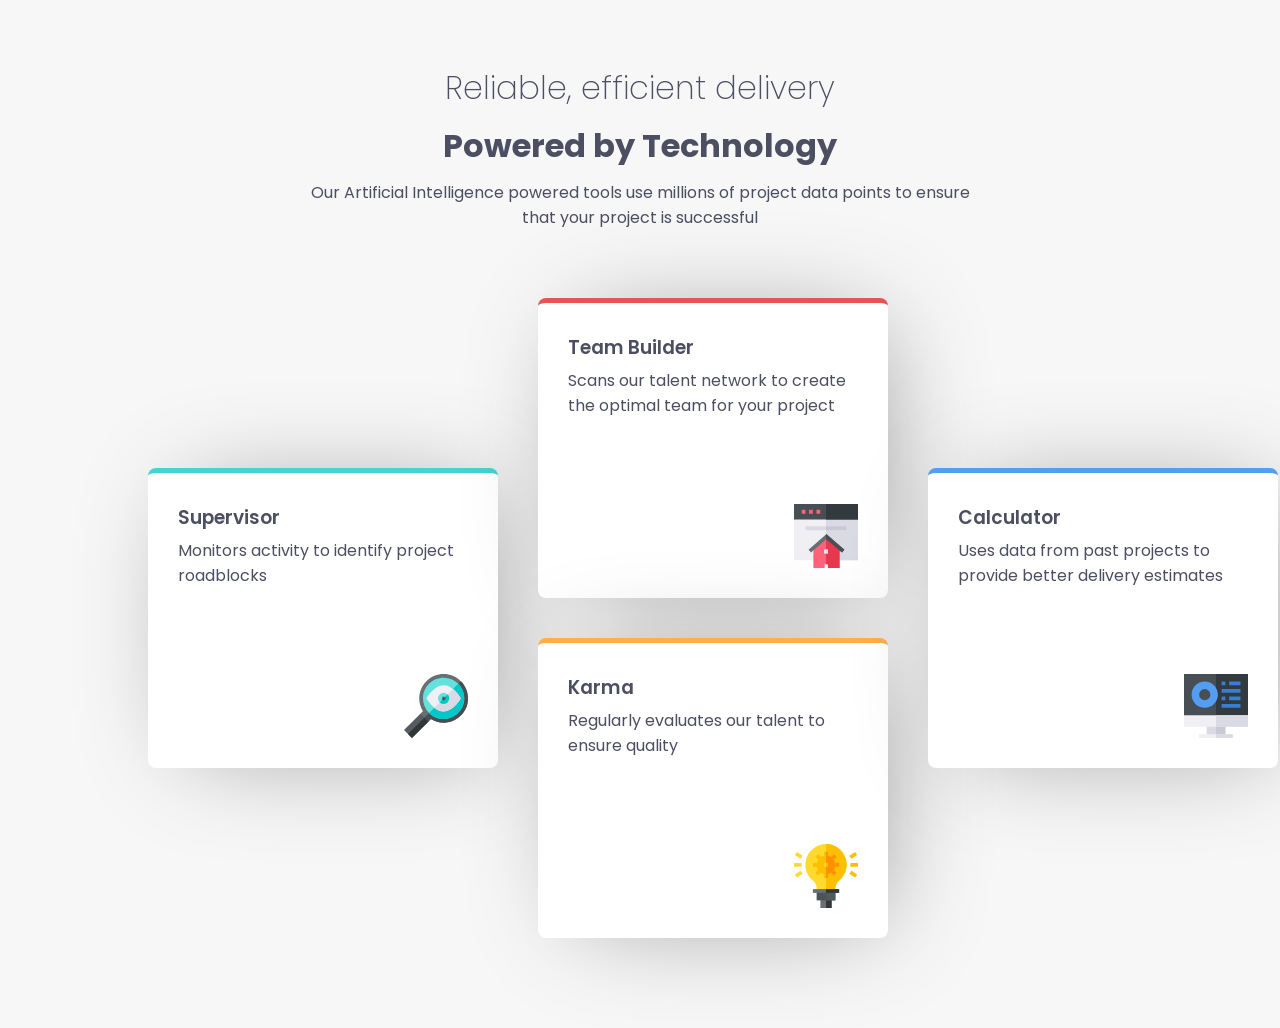
<file: index.html>
<!DOCTYPE html>
<html lang="en">
<head>
  <meta charset="UTF-8">
  <meta name="viewport" content="width=device-width, initial-scale=1.0"> <!-- displays site properly based on user's device -->

  <link rel="icon" type="image/png" sizes="32x32" href="./images/favicon-32x32.png">
  
  <title>Frontend Mentor | Four card feature section</title>

  <!-- Feel free to remove these styles or customise in your own stylesheet 👍 -->
<link rel="stylesheet" href="style.css">
<link rel="preconnect" href="https://fonts.googleapis.com">
<link rel="preconnect" href="https://fonts.gstatic.com" crossorigin>
<link href="https://fonts.googleapis.com/css2?family=Figtree:ital,wght@0,300..900;1,300..900&family=Fraunces:ital,opsz,wght@0,9..144,100..900;1,9..144,100..900&family=Hanken+Grotesk:ital,wght@0,100..900;1,100..900&family=Inter:ital,opsz,wght@0,14..32,100..900;1,14..32,100..900&family=Kumbh+Sans:wght,YOPQ@100..900,300&family=Montserrat:ital,wght@0,100..900;1,100..900&family=Outfit:wght@100..900&family=Poppins:ital,wght@0,100;0,200;0,300;0,400;0,500;0,600;0,700;0,800;0,900;1,100;1,200;1,300;1,400;1,500;1,600;1,700;1,800;1,900&display=swap" rel="stylesheet">

  <style>
    .attribution { font-size: 0.6875rem; text-align: center; }
    .attribution a { color: hsl(228, 45%, 44%); }
  </style>
</head>
<body>

 <div class="head">
  <h1 class="top">
    Reliable, efficient delivery
  </h1>
  <h1 class="bottom">
    Powered by Technology
  </h1>
 <h3 id="head-text">
   Our Artificial Intelligence powered tools use millions of project data points 
   to ensure that your project is successful
 </h3>

 </div>


 <div class="container">
  <div class="card" id="supervisor">
    <h3 id="title">Supervisor</h3>
    Monitors activity to identify project roadblocks
    <img src="./images/icon-supervisor.svg">
  </div>
 <div class="card" id="team">
  <h3 id="title">Team Builder</h3>
  
  Scans our talent network to create the optimal team for your project
  <img src="./images/icon-team-builder.svg"> 
</div>

<div class="card" id="karma">
  <h3 id="title">Karma</h3>
  Regularly evaluates our talent to ensure quality
  <img src="./images/icon-karma.svg">
 </div>

 <div class="card" id="calculator">
  <h3 id="title">Calculator</h3>
  Uses data from past projects to provide better delivery estimates
  <img src="./images/icon-calculator.svg">
 </div>
</div> 

<!--   
      <footer class="attribution">
      Challenge by <a href="https://www.frontendmentor.io?ref=challenge">Frontend Mentor</a>. 
      Coded by <a href="#">Your Name Here</a>.
    </footer> -->
</body>
</html>
</file>
<file: style.css>
*{
    box-sizing: border-box;
    margin: 0;
    padding: 0;
}

body{
    font-family: "Poppins", sans-serif;
  font-weight: 400;
  font-style: normal;
  min-height: 100vh;
  
  display: flex;
  flex-direction: column;
  background-color: hsl(212, 6%, 97%);
  color: hsl(234, 12%, 34%);
  margin: 5% 10%;
}

.head{
    text-align: center;
    margin-bottom: 3rem;
    display: flex;
    flex-direction: column;
    gap: 10px;


    /* margin:auto; */
    
    /* justify-content: center;
    align-items: center; */
}

.top{
    font-weight: 200;
}

h3{
    font-weight: 300;
    }

.card{
    background-color: white;
    border-radius: 8px;
    margin: 20px;
    width: 350px;
    height: 300px;
    padding: 30px;
    box-shadow: 15px 4px 107px -27px rgba(0,0,0,0.41);

    display: flex;
    flex-direction: column;
    justify-content: space-between;
}
.container{
    display: grid;
    grid-template-columns: repeat(3, 1fr);
    /* grid-template-rows: repeat(2, auto); */
   align-items: center;
}

#supervisor{
    grid-row: 1/span 2;
    grid-column: 1;
    border-top: 5px solid hsl(180, 62%, 55%);
}

#team{
    grid-row: 1;
    grid-column: 2;
    border-top: 5px solid hsl(0, 78%, 62%);

}

#karma{
    grid-column: 2;
    grid-row: 2;
    border-top: 5px solid hsl(34, 97%, 64%)
}

#calculator{
    grid-column: 3;
    grid-row: 1 / span 2;
    border-top: 5px solid hsl(212, 86%, 64%)
}

img{
    align-self: flex-end;
}
#title{
    margin-bottom: -80px;
    font-weight: 600;
}
#head-text{
    max-width:65%;
    text-align: center;
    font-weight: 400;
    margin: auto;
    font-size: 16px;
}

@media (max-width: 700px){
    body{
        margin: 5% 5%;
    }
    .container{
        display: grid;
        grid-template-columns: 1fr;
        margin:auto;
    }
    
    #supervisor, 
    #team, 
    #karma, 
    #calculator {
        grid-column: 1;
        grid-row: auto;
    }
}
</file>
